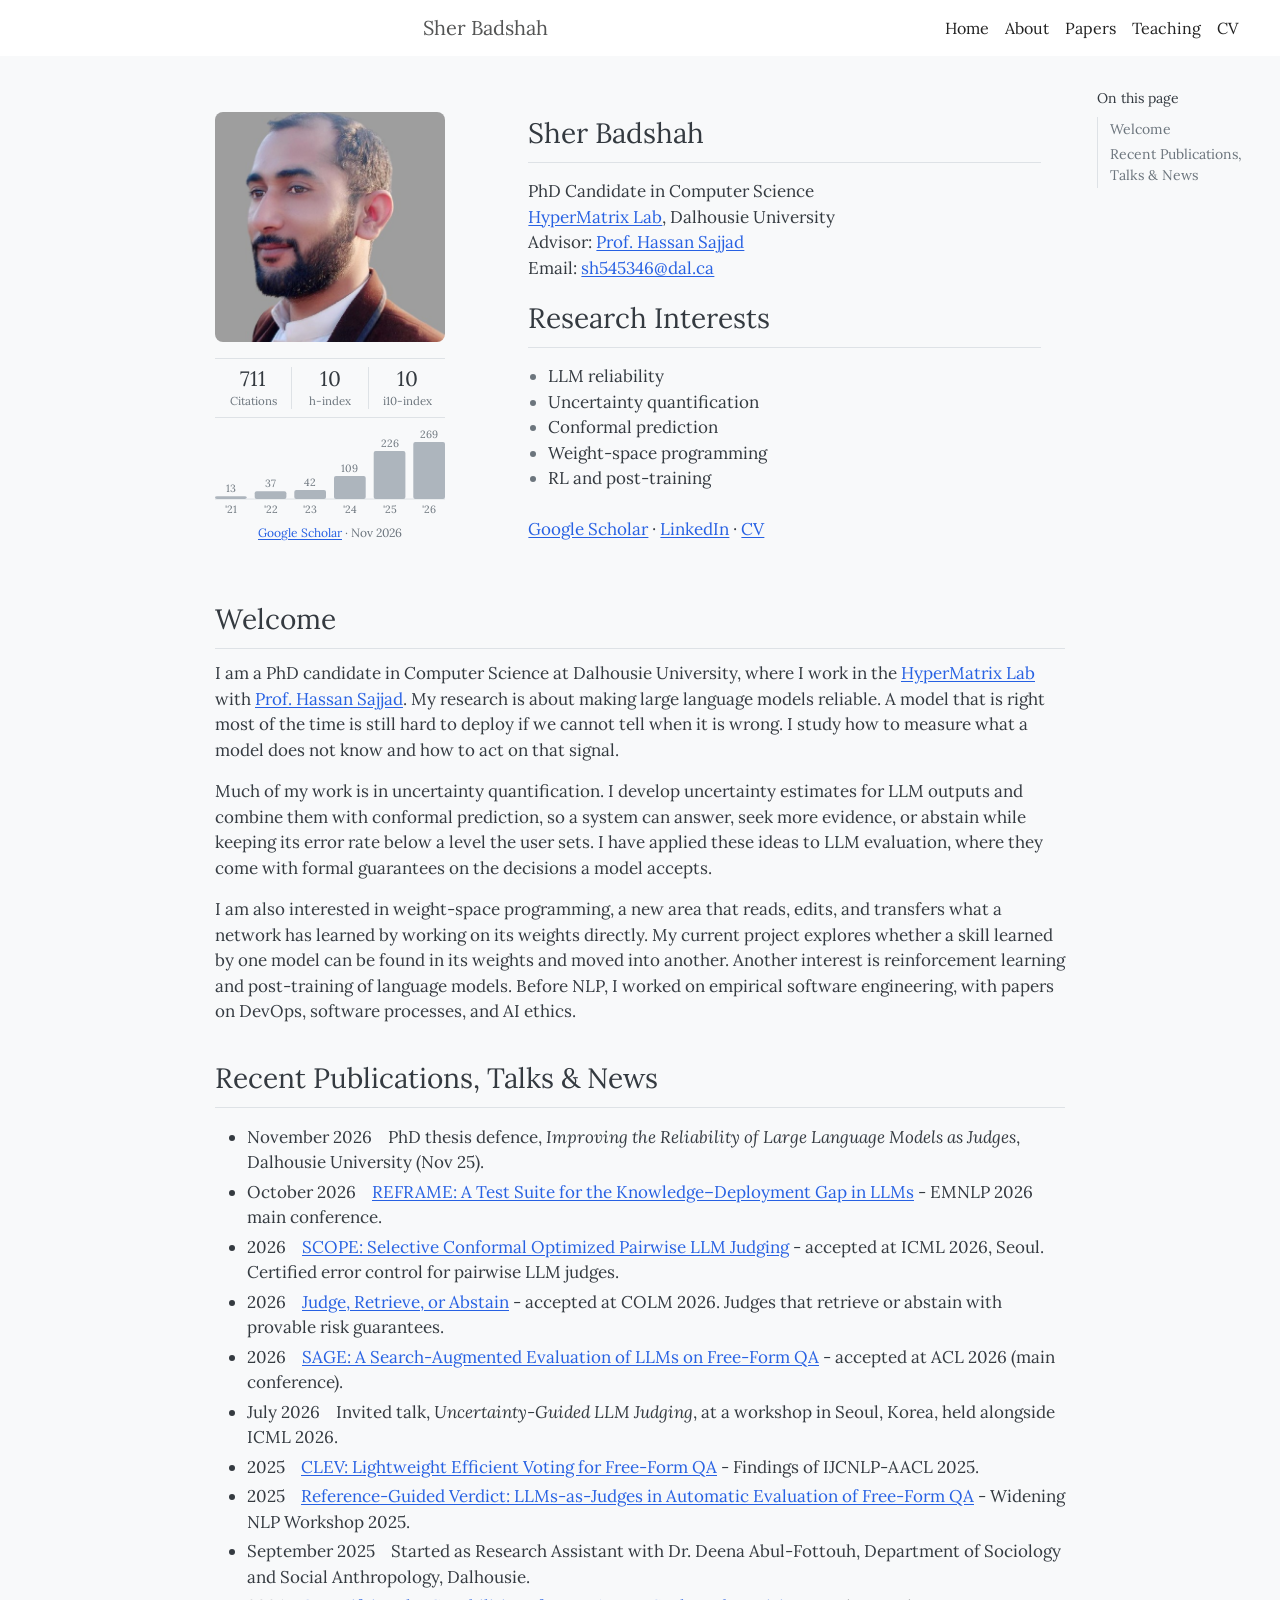
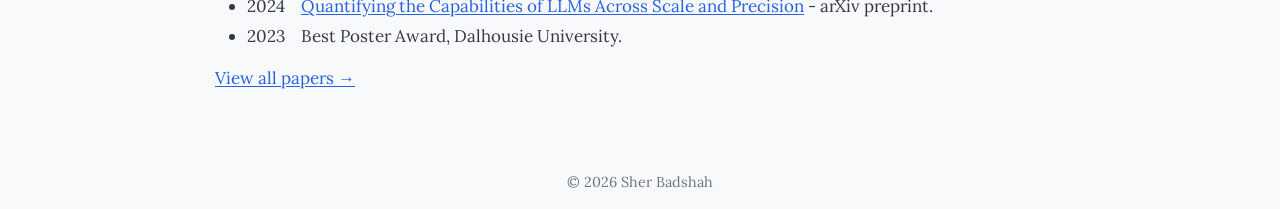
<file: index.html>
<!doctype html>
<html lang="en">
<head>
<meta charset="utf-8">
<meta name="viewport" content="width=device-width, initial-scale=1">
<title>Sher Badshah</title>
<meta name="description" content="Sher Badshah, PhD candidate in Computer Science at Dalhousie University. Research on LLM reliability, uncertainty quantification, weight-space programming, and post-training.">
<link rel="icon" href="images/favicon.svg" type="image/svg+xml">
<meta property="og:title" content="Sher Badshah">
<meta property="og:description" content="PhD candidate at Dalhousie University. Research on LLM reliability and uncertainty quantification.">
<meta property="og:image" content="https://sher-badshah4672.github.io/images/sher.jpg">
<meta property="og:url" content="https://sher-badshah4672.github.io/">
<meta name="twitter:card" content="summary">
<link rel="stylesheet" href="style.css?v=202611162259">
</head>
<body class="home">
<nav class="navbar"><div class="inner">
  <a class="brand" href="index.html">Sher Badshah</a>
  <ul>
    <li><a href="index.html">Home</a></li>
    <li><a href="about/index.html">About</a></li>
    <li><a href="papers/index.html">Papers</a></li>
    <li><a href="teaching/index.html">Teaching</a></li>
    <li><a href="files/sher_badshah_cv.pdf" target="_blank" rel="noopener">CV</a></li>
  </ul>
</div></nav>

<div class="page">
<main>
  <h1>Home</h1>
  <div class="columns">
  <div class="column" style="width:32%;">
    <img src="images/sher.jpg" alt="Portrait of Sher Badshah">
    <!-- scholar:start -->
    <div class="scholar">
      <div class="tiles"><div><span class="num">711</span><span class="lbl">Citations</span></div><div><span class="num">10</span><span class="lbl">h-index</span></div><div><span class="num">10</span><span class="lbl">i10-index</span></div></div>
      <svg viewBox="0 0 230 88" role="img" aria-label="Citations per year"><line x1="0" y1="71" x2="230" y2="71" class="axis"/><rect x="0.0" y="68.2" width="31.7" height="2.8" rx="2" class="bar"><title>2021: 13 citations</title></rect><text x="15.8" y="64.2" class="val">13</text><text x="15.8" y="85" class="yr">'21</text><rect x="39.7" y="63.2" width="31.7" height="7.8" rx="2" class="bar"><title>2022: 37 citations</title></rect><text x="55.5" y="59.2" class="val">37</text><text x="55.5" y="85" class="yr">'22</text><rect x="79.3" y="62.1" width="31.7" height="8.9" rx="2" class="bar"><title>2023: 42 citations</title></rect><text x="95.2" y="58.1" class="val">42</text><text x="95.2" y="85" class="yr">'23</text><rect x="119.0" y="47.9" width="31.7" height="23.1" rx="2" class="bar"><title>2024: 109 citations</title></rect><text x="134.8" y="43.9" class="val">109</text><text x="134.8" y="85" class="yr">'24</text><rect x="158.7" y="23.1" width="31.7" height="47.9" rx="2" class="bar"><title>2025: 226 citations</title></rect><text x="174.5" y="19.1" class="val">226</text><text x="174.5" y="85" class="yr">'25</text><rect x="198.3" y="14.0" width="31.7" height="57.0" rx="2" class="bar"><title>2026: 269 citations</title></rect><text x="214.2" y="10.0" class="val">269</text><text x="214.2" y="85" class="yr">'26</text></svg>
      <p class="scholar-note"><a href="https://scholar.google.ca/citations?user=oxMDd5sAAAAJ&amp;hl=en" target="_blank" rel="noopener">Google Scholar</a> · Nov 2026</p>
    </div>
    <!-- scholar:end -->
  </div>
  <div class="column" style="width:68%;">
    <h2 id="profile">Sher Badshah</h2>
    <p>PhD Candidate in Computer Science<br>
    <a href="https://hypermatrix.cs.dal.ca" target="_blank" rel="noopener">HyperMatrix Lab</a>, Dalhousie University<br>
    Advisor: <a href="https://hsajjad.github.io/" target="_blank" rel="noopener">Prof. Hassan Sajjad</a><br>
    Email: <a href="mailto:sh545346@dal.ca">sh545346@dal.ca</a></p>
    <h2 id="interests">Research Interests</h2>
    <ul class="interests">
      <li>LLM reliability</li>
      <li>Uncertainty quantification</li>
      <li>Conformal prediction</li>
      <li>Weight-space programming</li>
      <li>RL and post-training</li>
    </ul>
    <p class="links"><a href="https://scholar.google.ca/citations?user=oxMDd5sAAAAJ&amp;hl=en" target="_blank" rel="noopener">Google Scholar</a> · <a href="https://www.linkedin.com/in/sher-badshah-b681a9245" target="_blank" rel="noopener">LinkedIn</a> · <a href="files/sher_badshah_cv.pdf" target="_blank" rel="noopener">CV</a></p>
  </div>
  </div>

  <h2 id="welcome">Welcome</h2>
  <p>I am a PhD candidate in Computer Science at Dalhousie University, where I work in the <a href="https://hypermatrix.cs.dal.ca" target="_blank" rel="noopener">HyperMatrix Lab</a> with <a href="https://hsajjad.github.io/" target="_blank" rel="noopener">Prof. Hassan Sajjad</a>. My research is about making large language models reliable. A model that is right most of the time is still hard to deploy if we cannot tell when it is wrong. I study how to measure what a model does not know and how to act on that signal.</p>
  <p>Much of my work is in uncertainty quantification. I develop uncertainty estimates for LLM outputs and combine them with conformal prediction, so a system can answer, seek more evidence, or abstain while keeping its error rate below a level the user sets. I have applied these ideas to LLM evaluation, where they come with formal guarantees on the decisions a model accepts.</p>
  <p>I am also interested in weight-space programming, a new area that reads, edits, and transfers what a network has learned by working on its weights directly. My current project explores whether a skill learned by one model can be found in its weights and moved into another. Another interest is reinforcement learning and post-training of language models. Before NLP, I worked on empirical software engineering, with papers on DevOps, software processes, and AI ethics.</p>

  <h2 id="news">Recent Publications, Talks &amp; News</h2>
  <ul class="news">
    <li><span class="year-entry">November 2026</span>PhD thesis defence, <em>Improving the Reliability of Large Language Models as Judges</em>, Dalhousie University (Nov 25).</li>
    <li><span class="year-entry">October 2026</span><a href="https://aclanthology.org/2026.emnlp-main.2520/" target="_blank" rel="noopener">REFRAME: A Test Suite for the Knowledge–Deployment Gap in LLMs</a> - EMNLP 2026 main conference.</li>
    <li><span class="year-entry">2026</span><a href="https://proceedings.mlr.press/v306/badshah26a.html" target="_blank" rel="noopener">SCOPE: Selective Conformal Optimized Pairwise LLM Judging</a> - accepted at ICML 2026, Seoul. Certified error control for pairwise LLM judges.</li>
    <li><span class="year-entry">2026</span><a href="https://openreview.net/forum?id=PWv1RIS6QK" target="_blank" rel="noopener">Judge, Retrieve, or Abstain</a> - accepted at COLM 2026. Judges that retrieve or abstain with provable risk guarantees.</li>
    <li><span class="year-entry">2026</span><a href="https://aclanthology.org/2026.acl-long.66/" target="_blank" rel="noopener">SAGE: A Search-Augmented Evaluation of LLMs on Free-Form QA</a> - accepted at ACL 2026 (main conference).</li>
    <li><span class="year-entry">July 2026</span>Invited talk, <em>Uncertainty-Guided LLM Judging</em>, at a workshop in Seoul, Korea, held alongside ICML 2026.</li>
    <li><span class="year-entry">2025</span><a href="https://aclanthology.org/2025.findings-ijcnlp.93/" target="_blank" rel="noopener">CLEV: Lightweight Efficient Voting for Free-Form QA</a> - Findings of IJCNLP-AACL 2025.</li>
    <li><span class="year-entry">2025</span><a href="https://aclanthology.org/2025.winlp-main.37/" target="_blank" rel="noopener">Reference-Guided Verdict: LLMs-as-Judges in Automatic Evaluation of Free-Form QA</a> - Widening NLP Workshop 2025.</li>
    <li><span class="year-entry">September 2025</span>Started as Research Assistant with Dr. Deena Abul-Fottouh, Department of Sociology and Social Anthropology, Dalhousie.</li>
    <li><span class="year-entry">2024</span><a href="https://arxiv.org/abs/2405.03146" target="_blank" rel="noopener">Quantifying the Capabilities of LLMs Across Scale and Precision</a> - arXiv preprint.</li>
    <li><span class="year-entry">2023</span>Best Poster Award, Dalhousie University.</li>
  </ul>
  <p><a href="papers/index.html">View all papers →</a></p>
</main>

<aside class="toc">
  <h6>On this page</h6>
  <ul>
    <li><a href="#welcome">Welcome</a></li>
    <li><a href="#news">Recent Publications, Talks &amp; News</a></li>
  </ul>
</aside>
</div>

<footer><div class="inner">© 2026 Sher Badshah</div></footer>
</body>
</html>
</file>
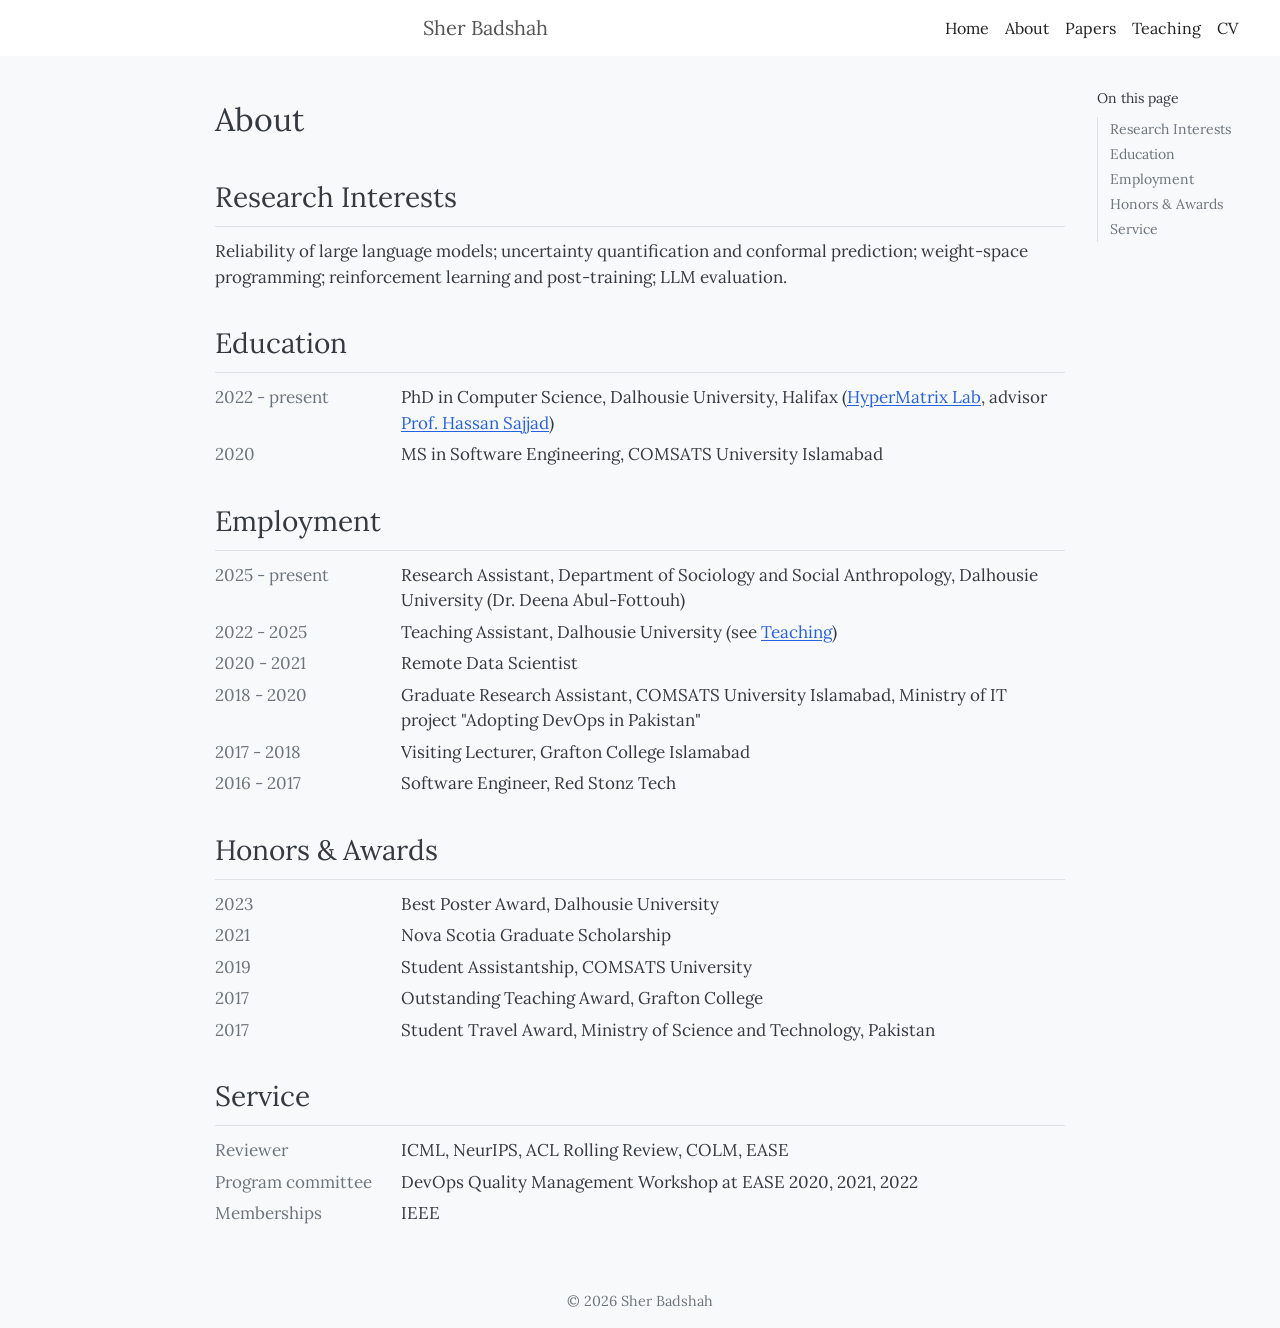
<file: about/index.html>
<!doctype html>
<html lang="en">
<head>
<meta charset="utf-8">
<meta name="viewport" content="width=device-width, initial-scale=1">
<title>About | Sher Badshah</title>
<link rel="icon" href="../images/favicon.svg" type="image/svg+xml">
<link rel="stylesheet" href="../style.css?v=202611162259">
</head>
<body>
<nav class="navbar"><div class="inner">
  <a class="brand" href="../index.html">Sher Badshah</a>
  <ul>
    <li><a href="../index.html">Home</a></li>
    <li><a class="active" href="../about/index.html">About</a></li>
    <li><a href="../papers/index.html">Papers</a></li>
    <li><a href="../teaching/index.html">Teaching</a></li>
    <li><a href="../files/sher_badshah_cv.pdf" target="_blank" rel="noopener">CV</a></li>
  </ul>
</div></nav>
<div class="page">
<main>
<h1>About</h1>
<h2 id="research">Research Interests</h2>
<p>Reliability of large language models; uncertainty quantification and conformal prediction; weight-space programming; reinforcement learning and post-training; LLM evaluation.</p>

<h2 id="education">Education</h2>
<dl class="cv">
  <dt>2022 - present</dt><dd>PhD in Computer Science, Dalhousie University, Halifax (<a href="https://hypermatrix.cs.dal.ca" target="_blank" rel="noopener">HyperMatrix Lab</a>, advisor <a href="https://hsajjad.github.io/" target="_blank" rel="noopener">Prof. Hassan Sajjad</a>)</dd>
  <dt>2020</dt><dd>MS in Software Engineering, COMSATS University Islamabad</dd>
</dl>

<h2 id="employment">Employment</h2>
<dl class="cv">
  <dt>2025 - present</dt><dd>Research Assistant, Department of Sociology and Social Anthropology, Dalhousie University (Dr. Deena Abul-Fottouh)</dd>
  <dt>2022 - 2025</dt><dd>Teaching Assistant, Dalhousie University (see <a href="../teaching/index.html">Teaching</a>)</dd>
  <dt>2020 - 2021</dt><dd>Remote Data Scientist</dd>
  <dt>2018 - 2020</dt><dd>Graduate Research Assistant, COMSATS University Islamabad, Ministry of IT project "Adopting DevOps in Pakistan"</dd>
  <dt>2017 - 2018</dt><dd>Visiting Lecturer, Grafton College Islamabad</dd>
  <dt>2016 - 2017</dt><dd>Software Engineer, Red Stonz Tech</dd>
</dl>

<h2 id="awards">Honors &amp; Awards</h2>
<dl class="cv">
  <dt>2023</dt><dd>Best Poster Award, Dalhousie University</dd>
  <dt>2021</dt><dd>Nova Scotia Graduate Scholarship</dd>
  <dt>2019</dt><dd>Student Assistantship, COMSATS University</dd>
  <dt>2017</dt><dd>Outstanding Teaching Award, Grafton College</dd>
  <dt>2017</dt><dd>Student Travel Award, Ministry of Science and Technology, Pakistan</dd>
</dl>

<h2 id="service">Service</h2>
<dl class="cv">
  <dt>Reviewer</dt><dd>ICML, NeurIPS, ACL Rolling Review, COLM, EASE</dd>
  <dt>Program committee</dt><dd>DevOps Quality Management Workshop at EASE 2020, 2021, 2022</dd>
  <dt>Memberships</dt><dd>IEEE</dd>
</dl>
</main>
<aside class="toc"><h6>On this page</h6><ul>
<li><a href="#research">Research Interests</a></li>
<li><a href="#education">Education</a></li>
<li><a href="#employment">Employment</a></li>
<li><a href="#awards">Honors &amp; Awards</a></li>
<li><a href="#service">Service</a></li>
</ul></aside>
</div>
<footer><div class="inner">© 2026 Sher Badshah</div></footer>
</body>
</html>
</file>
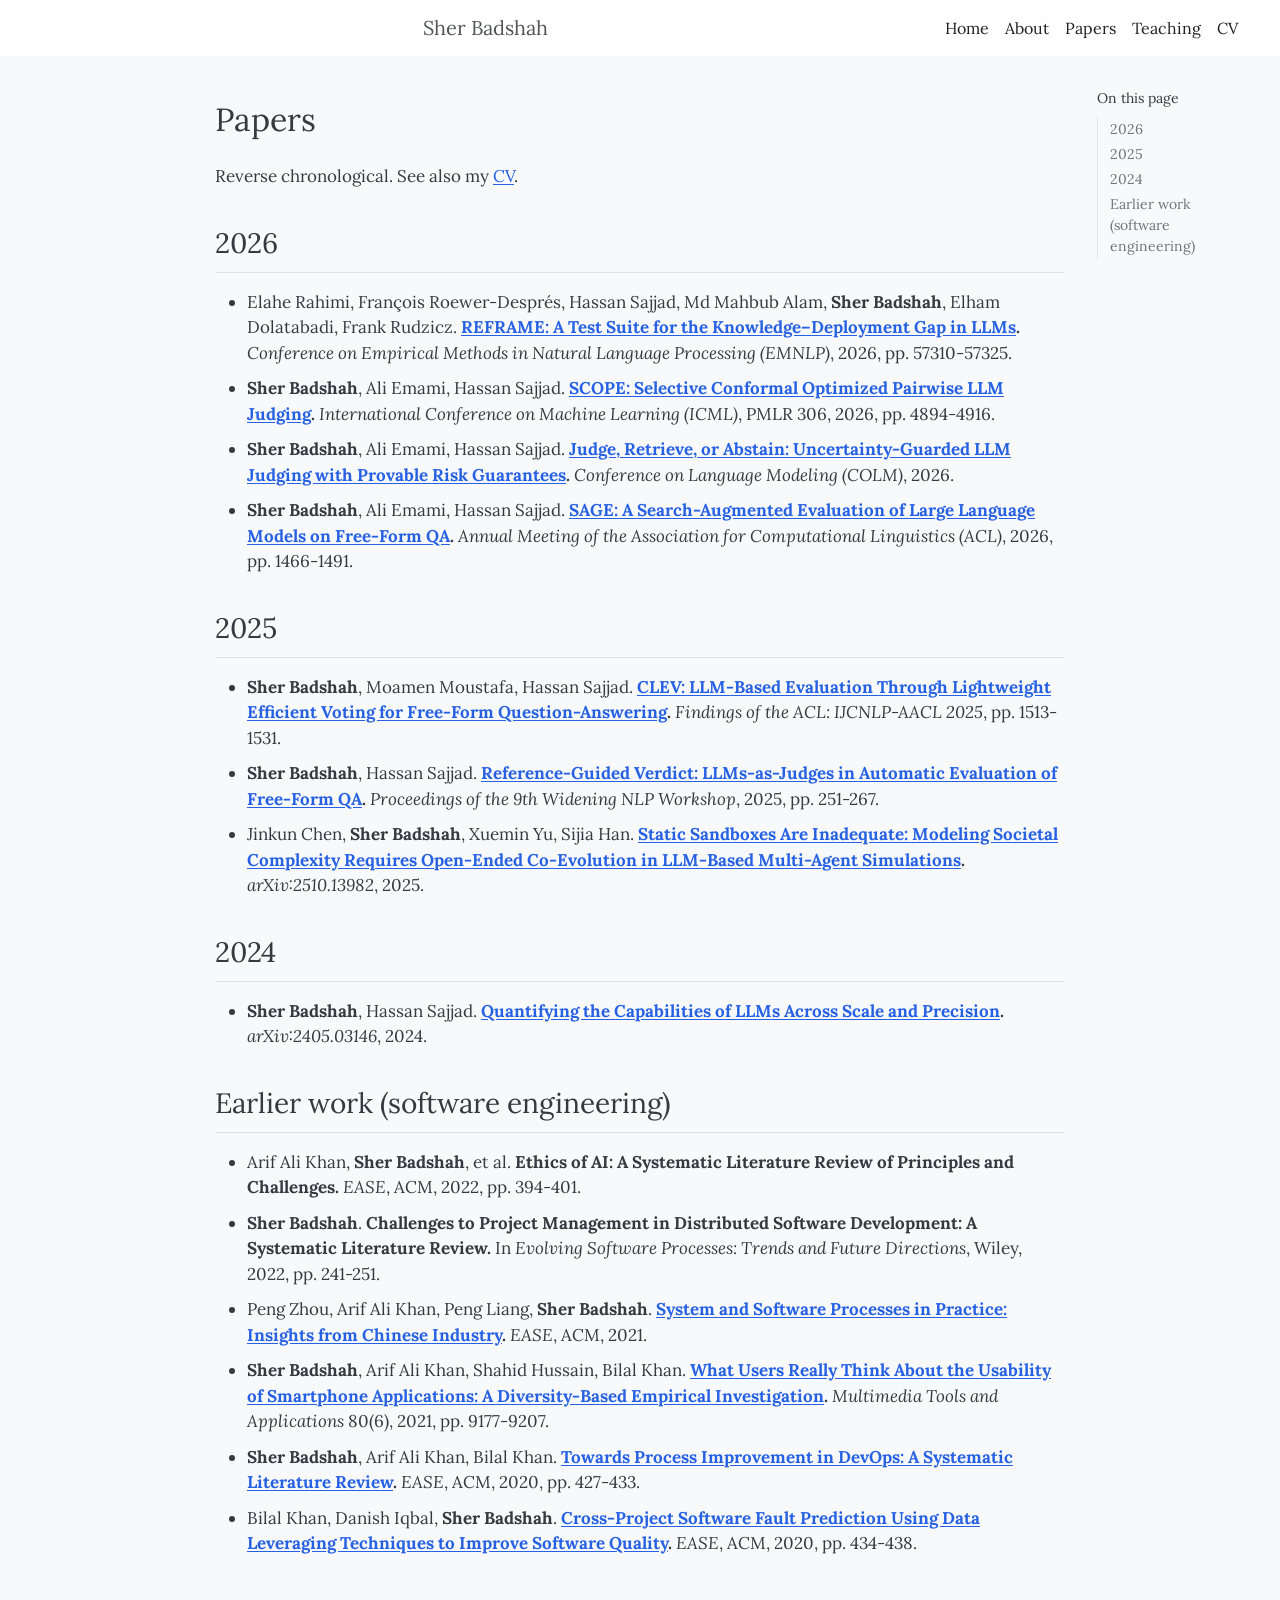
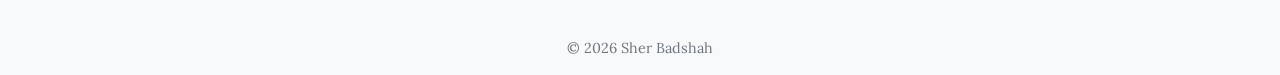
<file: papers/index.html>
<!doctype html>
<html lang="en">
<head>
<meta charset="utf-8">
<meta name="viewport" content="width=device-width, initial-scale=1">
<title>Papers | Sher Badshah</title>
<link rel="icon" href="../images/favicon.svg" type="image/svg+xml">
<link rel="stylesheet" href="../style.css?v=202611162259">
</head>
<body>
<nav class="navbar"><div class="inner">
  <a class="brand" href="../index.html">Sher Badshah</a>
  <ul>
    <li><a href="../index.html">Home</a></li>
    <li><a href="../about/index.html">About</a></li>
    <li><a class="active" href="../papers/index.html">Papers</a></li>
    <li><a href="../teaching/index.html">Teaching</a></li>
    <li><a href="../files/sher_badshah_cv.pdf" target="_blank" rel="noopener">CV</a></li>
  </ul>
</div></nav>
<div class="page">
<main>
<h1>Papers</h1>
<p>Reverse chronological. See also my <a href="../files/sher_badshah_cv.pdf" target="_blank" rel="noopener">CV</a>.</p>

<h2 id="y2026">2026</h2>
<ul class="pubs">
  <li id="reframe">Elahe Rahimi, François Roewer-Després, Hassan Sajjad, Md Mahbub Alam, <span class="me">Sher Badshah</span>, Elham Dolatabadi, Frank Rudzicz. <strong><a href="https://aclanthology.org/2026.emnlp-main.2520/" target="_blank" rel="noopener">REFRAME: A Test Suite for the Knowledge–Deployment Gap in LLMs</a>.</strong> <span class="venue">Conference on Empirical Methods in Natural Language Processing (EMNLP)</span>, 2026, pp. 57310-57325.</li>
  <li id="scope"><span class="me">Sher Badshah</span>, Ali Emami, Hassan Sajjad. <strong><a href="https://proceedings.mlr.press/v306/badshah26a.html" target="_blank" rel="noopener">SCOPE: Selective Conformal Optimized Pairwise LLM Judging</a>.</strong> <span class="venue">International Conference on Machine Learning (ICML)</span>, PMLR 306, 2026, pp. 4894-4916.</li>
  <li id="jra"><span class="me">Sher Badshah</span>, Ali Emami, Hassan Sajjad. <strong><a href="https://openreview.net/forum?id=PWv1RIS6QK" target="_blank" rel="noopener">Judge, Retrieve, or Abstain: Uncertainty-Guarded LLM Judging with Provable Risk Guarantees</a>.</strong> <span class="venue">Conference on Language Modeling (COLM)</span>, 2026.</li>
  <li id="sage"><span class="me">Sher Badshah</span>, Ali Emami, Hassan Sajjad. <strong><a href="https://aclanthology.org/2026.acl-long.66/" target="_blank" rel="noopener">SAGE: A Search-Augmented Evaluation of Large Language Models on Free-Form QA</a>.</strong> <span class="venue">Annual Meeting of the Association for Computational Linguistics (ACL)</span>, 2026, pp. 1466-1491.</li>
</ul>

<h2 id="y2025">2025</h2>
<ul class="pubs">
  <li id="clev"><span class="me">Sher Badshah</span>, Moamen Moustafa, Hassan Sajjad. <strong><a href="https://aclanthology.org/2025.findings-ijcnlp.93/" target="_blank" rel="noopener">CLEV: LLM-Based Evaluation Through Lightweight Efficient Voting for Free-Form Question-Answering</a>.</strong> <span class="venue">Findings of the ACL: IJCNLP-AACL 2025</span>, pp. 1513-1531.</li>
  <li id="rgv"><span class="me">Sher Badshah</span>, Hassan Sajjad. <strong><a href="https://aclanthology.org/2025.winlp-main.37/" target="_blank" rel="noopener">Reference-Guided Verdict: LLMs-as-Judges in Automatic Evaluation of Free-Form QA</a>.</strong> <span class="venue">Proceedings of the 9th Widening NLP Workshop</span>, 2025, pp. 251-267.</li>
  <li id="sandboxes">Jinkun Chen, <span class="me">Sher Badshah</span>, Xuemin Yu, Sijia Han. <strong><a href="https://arxiv.org/abs/2510.13982" target="_blank" rel="noopener">Static Sandboxes Are Inadequate: Modeling Societal Complexity Requires Open-Ended Co-Evolution in LLM-Based Multi-Agent Simulations</a>.</strong> <span class="venue">arXiv:2510.13982</span>, 2025.</li>
</ul>

<h2 id="y2024">2024</h2>
<ul class="pubs">
  <li><span class="me">Sher Badshah</span>, Hassan Sajjad. <strong><a href="https://arxiv.org/abs/2405.03146" target="_blank" rel="noopener">Quantifying the Capabilities of LLMs Across Scale and Precision</a>.</strong> <span class="venue">arXiv:2405.03146</span>, 2024.</li>
</ul>

<h2 id="earlier">Earlier work (software engineering)</h2>
<ul class="pubs">
  <li>Arif Ali Khan, <span class="me">Sher Badshah</span>, et al. <strong>Ethics of AI: A Systematic Literature Review of Principles and Challenges.</strong> <span class="venue">EASE</span>, ACM, 2022, pp. 394-401.</li>
  <li><span class="me">Sher Badshah</span>. <strong>Challenges to Project Management in Distributed Software Development: A Systematic Literature Review.</strong> In <span class="venue">Evolving Software Processes: Trends and Future Directions</span>, Wiley, 2022, pp. 241-251.</li>
  <li>Peng Zhou, Arif Ali Khan, Peng Liang, <span class="me">Sher Badshah</span>. <strong><a href="https://doi.org/10.1145/3463274.3463786" target="_blank" rel="noopener">System and Software Processes in Practice: Insights from Chinese Industry</a>.</strong> <span class="venue">EASE</span>, ACM, 2021.</li>
  <li><span class="me">Sher Badshah</span>, Arif Ali Khan, Shahid Hussain, Bilal Khan. <strong><a href="https://doi.org/10.1007/s11042-020-10099-x" target="_blank" rel="noopener">What Users Really Think About the Usability of Smartphone Applications: A Diversity-Based Empirical Investigation</a>.</strong> <span class="venue">Multimedia Tools and Applications</span> 80(6), 2021, pp. 9177-9207.</li>
  <li><span class="me">Sher Badshah</span>, Arif Ali Khan, Bilal Khan. <strong><a href="https://doi.org/10.1145/3383219.3383280" target="_blank" rel="noopener">Towards Process Improvement in DevOps: A Systematic Literature Review</a>.</strong> <span class="venue">EASE</span>, ACM, 2020, pp. 427-433.</li>
  <li>Bilal Khan, Danish Iqbal, <span class="me">Sher Badshah</span>. <strong><a href="https://doi.org/10.1145/3383219.3383281" target="_blank" rel="noopener">Cross-Project Software Fault Prediction Using Data Leveraging Techniques to Improve Software Quality</a>.</strong> <span class="venue">EASE</span>, ACM, 2020, pp. 434-438.</li>
</ul>
</main>
<aside class="toc"><h6>On this page</h6><ul>
<li><a href="#y2026">2026</a></li>
<li><a href="#y2025">2025</a></li>
<li><a href="#y2024">2024</a></li>
<li><a href="#earlier">Earlier work (software engineering)</a></li>
</ul></aside>
</div>
<footer><div class="inner">© 2026 Sher Badshah</div></footer>
</body>
</html>
</file>
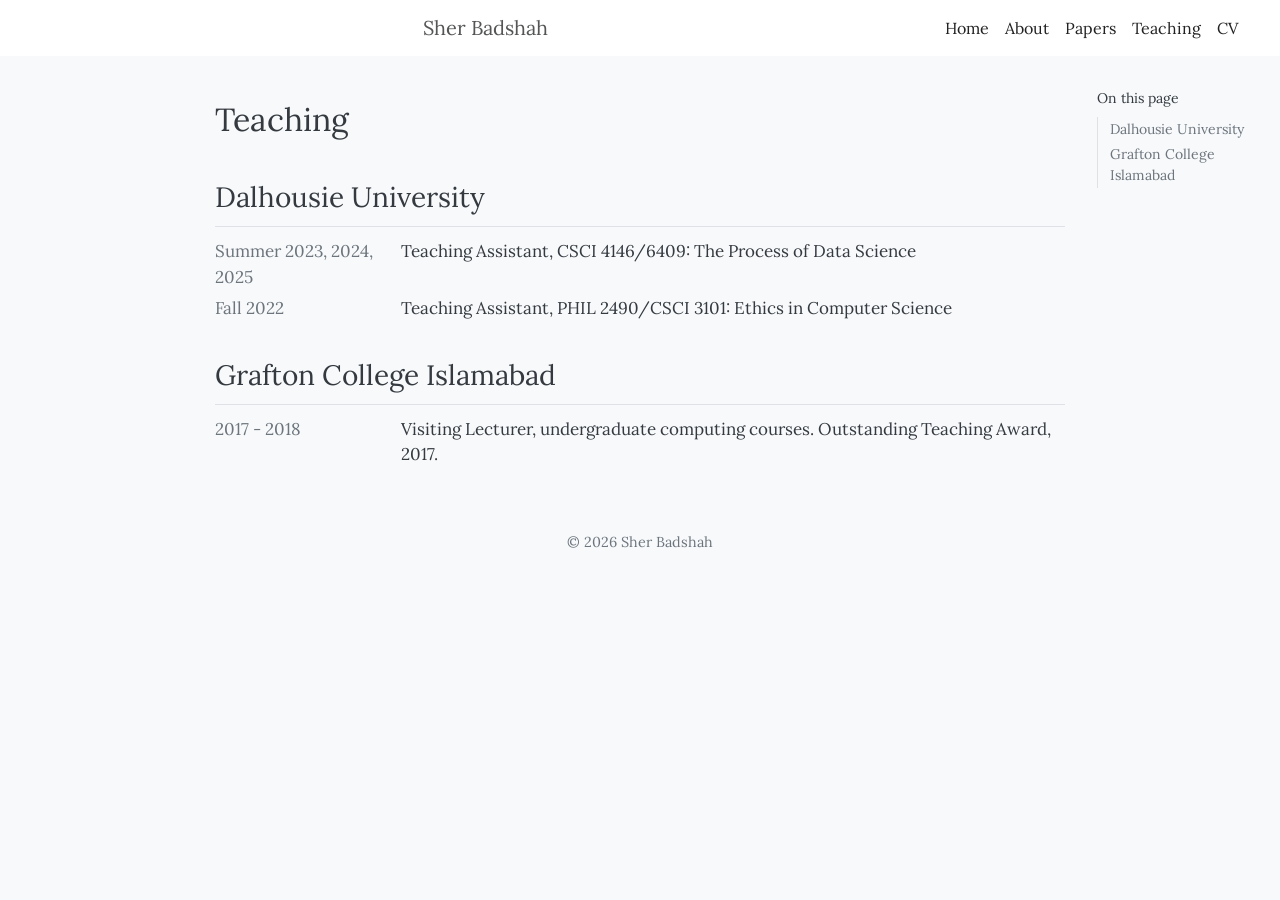
<file: teaching/index.html>
<!doctype html>
<html lang="en">
<head>
<meta charset="utf-8">
<meta name="viewport" content="width=device-width, initial-scale=1">
<title>Teaching | Sher Badshah</title>
<link rel="icon" href="../images/favicon.svg" type="image/svg+xml">
<link rel="stylesheet" href="../style.css?v=202611162259">
</head>
<body>
<nav class="navbar"><div class="inner">
  <a class="brand" href="../index.html">Sher Badshah</a>
  <ul>
    <li><a href="../index.html">Home</a></li>
    <li><a href="../about/index.html">About</a></li>
    <li><a href="../papers/index.html">Papers</a></li>
    <li><a class="active" href="../teaching/index.html">Teaching</a></li>
    <li><a href="../files/sher_badshah_cv.pdf" target="_blank" rel="noopener">CV</a></li>
  </ul>
</div></nav>
<div class="page">
<main>
<h1>Teaching</h1>
<h2 id="dal">Dalhousie University</h2>
<dl class="cv">
  <dt>Summer 2023, 2024, 2025</dt><dd>Teaching Assistant, CSCI 4146/6409: The Process of Data Science</dd>
  <dt>Fall 2022</dt><dd>Teaching Assistant, PHIL 2490/CSCI 3101: Ethics in Computer Science</dd>
</dl>

<h2 id="grafton">Grafton College Islamabad</h2>
<dl class="cv">
  <dt>2017 - 2018</dt><dd>Visiting Lecturer, undergraduate computing courses. Outstanding Teaching Award, 2017.</dd>
</dl>
</main>
<aside class="toc"><h6>On this page</h6><ul>
<li><a href="#dal">Dalhousie University</a></li>
<li><a href="#grafton">Grafton College Islamabad</a></li>
</ul></aside>
</div>
<footer><div class="inner">© 2026 Sher Badshah</div></footer>
</body>
</html>
</file>
<file: style.css>
/* Styled after the Quarto "cosmo" look with Lora serif, white navbar, light grey page */
@import url('https://fonts.googleapis.com/css2?family=Lora:ital,wght@0,400;0,700;1,400&display=swap');

:root {
  --ink: #343a40;
  --nav-ink: #222;
  --brand-ink: #545555;
  --link: #2761e3;
  --rule: #dee2e6;
  --muted: #6c757d;
  --bg: #f8f9fa;
}
* { box-sizing: border-box; }
html { scroll-behavior: smooth; scroll-padding-top: 80px; }
body {
  margin: 0;
  background: var(--bg);
  color: var(--ink);
  font-family: 'Lora', serif;
  font-size: 17px;
  line-height: 1.5;
}
a { color: var(--link); text-decoration: underline; text-underline-offset: 2px; }
a:hover { color: #1f4eb6; }

/* Navbar: white, fixed, brand centred, links right */
.navbar {
  position: fixed; top: 0; left: 0; right: 0; z-index: 10;
  background: #fff;
}
.navbar .inner {
  display: flex; align-items: center; flex-wrap: wrap;
  padding: 8px 2em; min-height: 56px;
}
.navbar .brand {
  margin: 0 auto; color: var(--brand-ink); font-size: 1.25rem; text-decoration: none;
}
.navbar .brand:hover { color: var(--link); }
.navbar ul { list-style: none; margin: 0; padding: 0; display: flex; flex-wrap: wrap; }
.navbar ul a {
  display: block; padding: 8px; color: var(--nav-ink); text-decoration: none; font-size: 1rem;
}
.navbar ul a:hover { color: var(--link); }

/* Page: centred article column with right-margin TOC */
.page {
  max-width: 1250px; margin: 0 auto; padding: 88px 16px 48px;
  display: grid; grid-template-columns: 1fr minmax(0, 850px) 1fr; column-gap: 32px;
}
main { grid-column: 2; min-width: 0; }
.toc { grid-column: 3; position: sticky; top: 88px; align-self: start; font-size: .875rem; max-width: 220px; }
.toc h6 { margin: 0 0 8px; font-size: .875rem; font-weight: 400; }
.toc ul { list-style: none; margin: 0; padding: 0; border-left: 1px solid var(--rule); }
.toc li a { display: block; padding: 2px 0 2px 12px; color: var(--muted); text-decoration: none; }
.toc li a:hover { color: var(--link); }

h1 { font-size: 2rem; font-weight: 400; margin: 8px 0 20px; }
body.home h1 { display: none; }
h2 { font-size: 1.75rem; font-weight: 400; margin: 32px 0 12px; padding-bottom: 8px; border-bottom: 1px solid var(--rule); }
h3 { font-size: 1.25rem; font-weight: 400; margin: 24px 0 8px; }
p { margin: 0 0 1rem; }

/* Home: photo 40% / profile 60% */
.columns { display: flex; align-items: stretch; gap: 1.5em; }
.column { padding: 1.5rem; }
.columns .column:first-child { padding-left: 0; }
.column h2 { margin-top: 0; margin-bottom: 1rem; padding-bottom: .5rem; }
.column img { width: 100%; max-width: 230px; aspect-ratio: 1 / 1; object-fit: cover; object-position: center 20%; border-radius: 8px; display: block; }
.column p { margin: 0 0 1rem; }

ul.news { padding-left: 2rem; }
ul.news li { margin-bottom: 4px; }
.year-entry { margin-right: 1rem; }

ul.pubs { padding-left: 2rem; }
ul.pubs li { margin-bottom: 10px; }
.pubs .me { font-weight: 700; }
.pubs .venue { font-style: italic; }

dl.cv { display: grid; grid-template-columns: 170px 1fr; gap: 6px 16px; margin: 0; }
dl.cv dt { color: var(--muted); }
dl.cv dd { margin: 0; }

footer { color: var(--muted); font-size: .9rem; text-align: center; padding: 16px; }

@media (max-width: 1100px) {
  .page { grid-template-columns: minmax(0, 1fr); max-width: 882px; }
  main { grid-column: 1; }
  .toc { display: none; }
}
@media (max-width: 768px) {
  .navbar .inner { padding: 8px 16px; }
  .navbar .brand { margin: 0 auto 0 0; }
  .navbar ul { width: 100%; }
  .page { padding-top: 120px; }
  html { scroll-padding-top: 130px; }
  .columns { flex-direction: column; }
  .column { width: 100% !important; padding: 0; }
  .column:first-child { margin-bottom: 1.5rem; }
  .column img { max-width: 200px; }
  .scholar { max-width: 260px; }
  dl.cv { grid-template-columns: 1fr; gap: 0; }
  dl.cv dd { margin-bottom: 8px; }
}

/* Google Scholar citation summary (sits under the photo, same width) */
.scholar { width: 100%; max-width: 230px; margin-top: 16px; }
.scholar .tiles { display: flex; justify-content: space-between; padding: 8px 0; border-top: 1px solid var(--rule); border-bottom: 1px solid var(--rule); margin-bottom: 10px; }
.scholar .tiles div { display: flex; flex-direction: column; align-items: center; flex: 1; }
.scholar .tiles div + div { border-left: 1px solid var(--rule); }
.scholar .num { font-size: 1.3rem; line-height: 1.2; color: var(--ink); }
.scholar .lbl { font-size: .72rem; color: var(--muted); }
.scholar svg { width: 100%; height: auto; display: block; overflow: visible; }
.scholar .bar { fill: #adb5bd; }
.scholar .bar:hover { fill: #6c757d; }
.scholar .axis { stroke: var(--rule); stroke-width: 1; }
.scholar .val, .scholar .yr { font-family: 'Lora', serif; font-size: 10.5px; text-anchor: middle; fill: var(--muted); }
.scholar-note { font-size: .75rem; color: var(--muted); margin: 8px 0 0 !important; text-align: center; }

/* Right profile column: links sit on the same bottom line as the citation note */
.columns .column:last-child { display: flex; flex-direction: column; }
.columns .column:last-child .links { margin-top: auto; margin-bottom: 0; padding-top: 14px; }
.columns .column:first-child .scholar-note { line-height: 1.5; }

.columns .column:last-child .interests { margin: 0; padding-left: 1.2rem; }
.interests li { margin: 0; }
.interests li::marker { color: var(--muted); }
</file>
